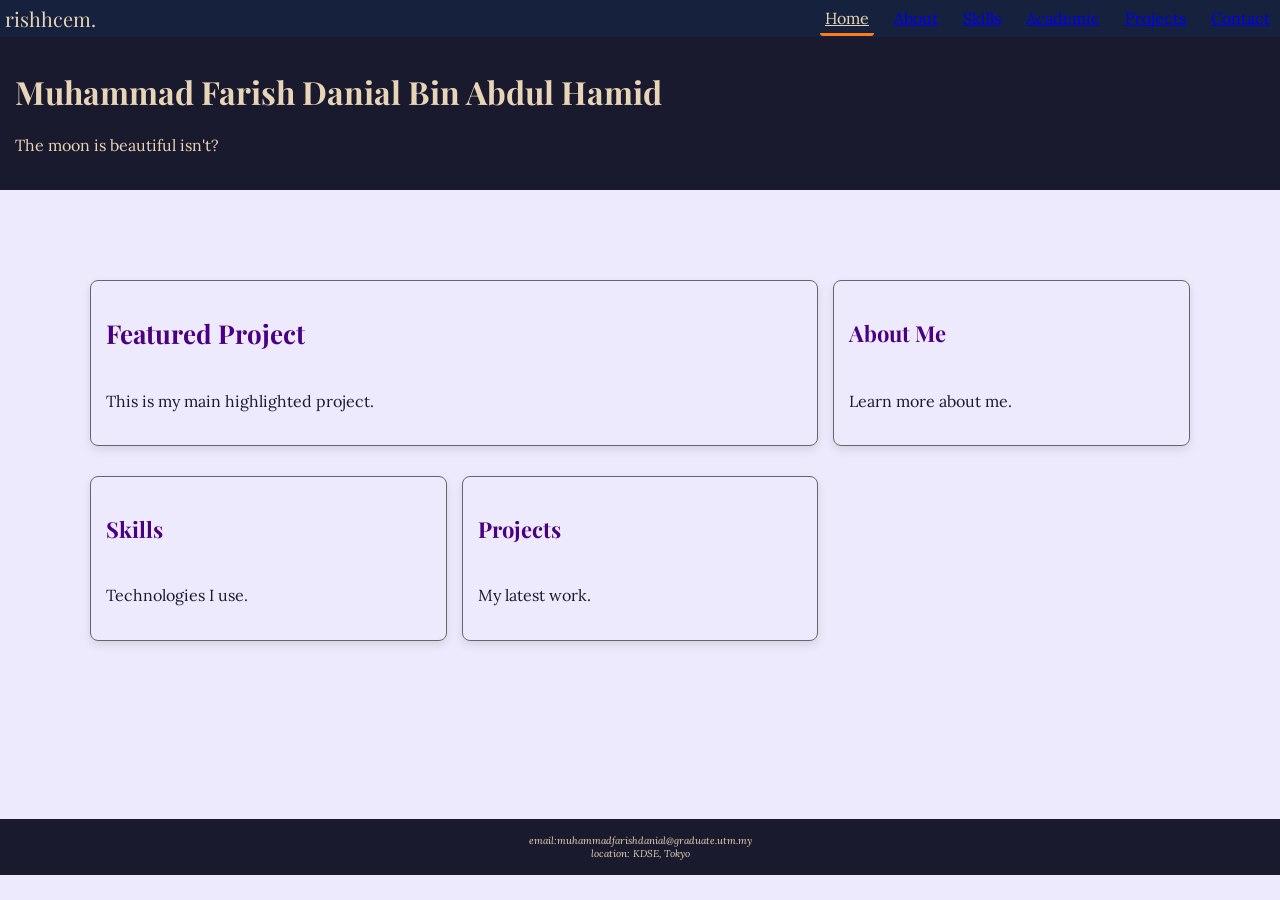
<file: index.html>
<!DOCTYPE html>
<html lang="en">
<head>
	<meta charset="UTF-8">
	<meta name="description" content="width=device-width, initial-scale=1.0">
	<title>Farish Danial Portfolio</title>

	<link rel="stylesheet" href="style.css">
</head>
<body>
	<nav>
   		<div class="nav-logo">rishhcem.</div>
   			<ul>
     			<li><a href="index.html" class="active">Home</a></li>
      			<li><a href="about.html">About</a></li>
      			<li><a href="skills.html">Skills</a></li>
      			<li><a href="academic.html">Academic</a></li>
      			<li><a href="project.html">Projects</a></li>
      			<li><a href="contact.html">Contact</a></li>
    		</ul>
  	</nav>

	<header>
		<div class="header-text">
      		<h1>Muhammad Farish Danial Bin Abdul Hamid</h1>
      		<p>The moon is beautiful isn't?</p>
    	</div>
	</header>

	<main>
  		<section class="second">

  			<section class="page-cards">
  				
  				<div class="card featured-card">
    				<h2>Featured Project</h2>
    				<p>This is my main highlighted project.</p>
  				</div>

  				<div class="card">
    				<h3>About Me</h3>
    				<p>Learn more about me.</p>
 				 </div>

  				<div class="card">
    				<h3>Skills</h3>
    				<p>Technologies I use.</p>
  				</div>

  				<div class="card">
    				<h3>Projects</h3>
   					 <p>My latest work.</p>
 				</div>

			</section>
  		</section>
	</main>
	<br>

	<footer>
		<address>
			email:muhammadfarishdanial@graduate.utm.my<br>
			location: KDSE, Tokyo
		</address>
	</footer>

	
</body>
</html>
</file>
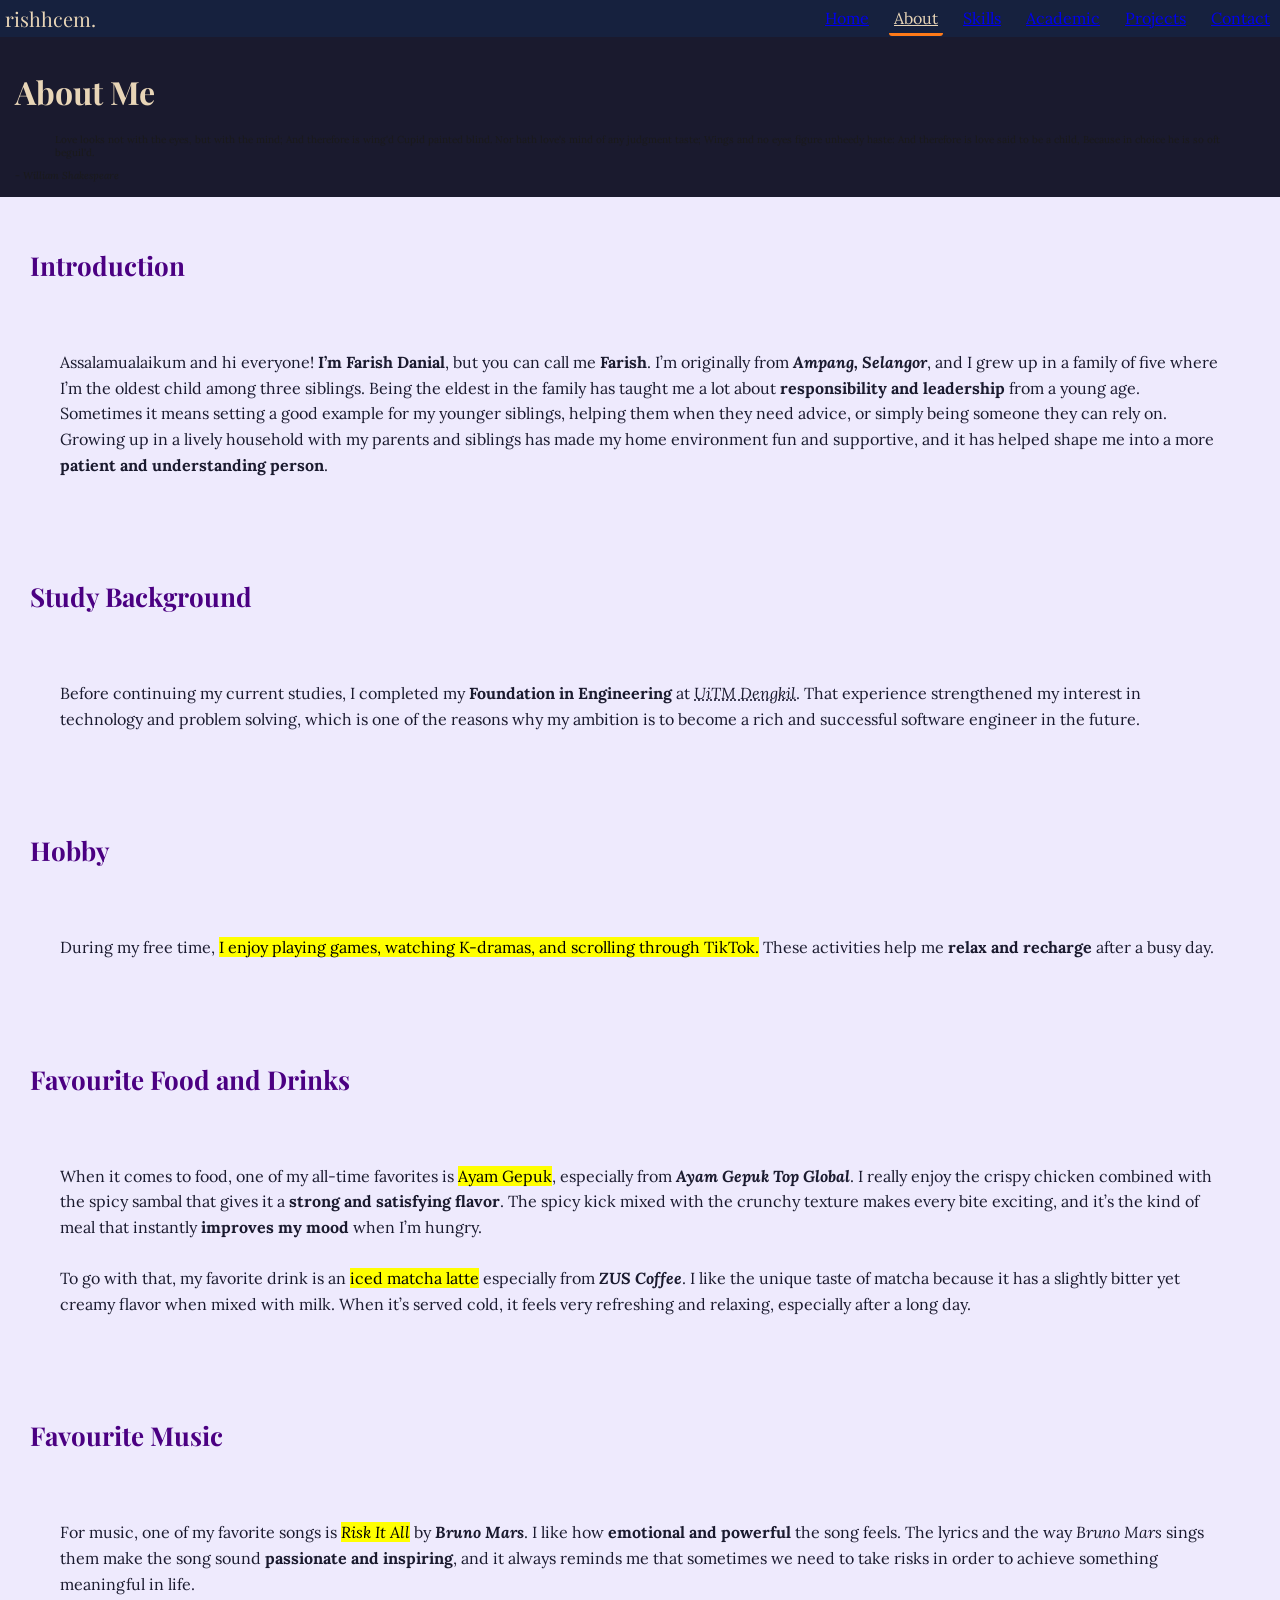
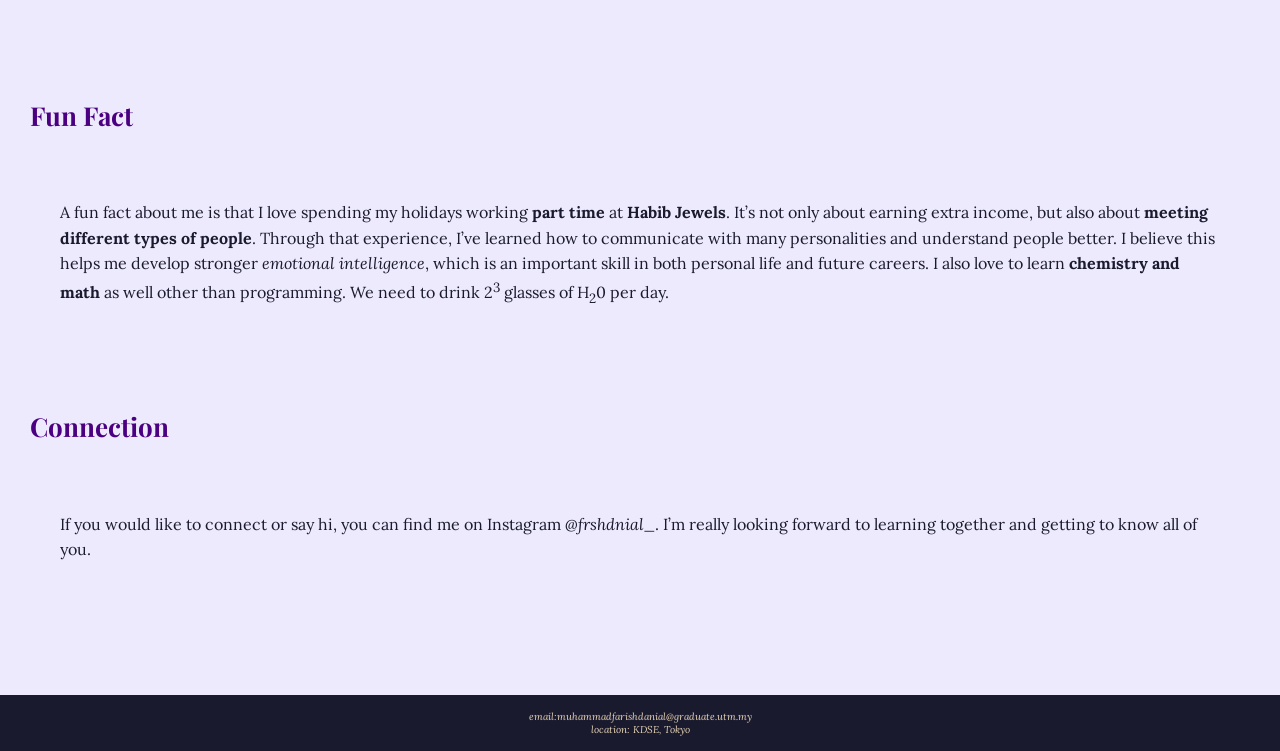
<file: about.html>
<!DOCTYPE html>
<html lang="en">
<head>
	<meta charset="UTF-8">
	<meta name="description" content="width=device-width, initial-scale=1.0">
	<title>About me</title>

	<link rel="stylesheet" href="style.css">
</head>
<body>
	<nav>
   		<div class="nav-logo">rishhcem.</div>
   			<ul>
     			<li><a href="index.html">Home</a></li>
      			<li><a href="about.html" class="active">About</a></li>
      			<li><a href="skills.html">Skills</a></li>
      			<li><a href="academic.html">Academic</a></li>
      			<li><a href="project.html">Projects</a></li>
      			<li><a href="contact.html">Contact</a></li>
    		</ul>
  	</nav>

	<header>
		<div class="header-text">
			<h1>About Me</h1>
		<blockquote cite="https://www.goodreads.com/author/quotes/947.William_Shakespeare">
			Love looks not with the eyes, but with the mind; And therefore is wing'd Cupid painted blind. Nor hath love's mind of any judgment taste; Wings and no eyes figure unheedy haste: And therefore is love said to be a child, Because in choice he is so oft beguil'd.
		</blockquote>
		<cite>- William Shakespeare</cite>
		</div>
	</header>


	<main>

		<h2>Introduction</h2>
		<section class="second">
			<p>
				Assalamualaikum and hi everyone! <strong>I’m Farish Danial</strong>, but you can call me <b>Farish</b>. I’m originally from <em><b>Ampang, Selangor</b></em>, and I grew up in a family of five where I’m the oldest child among three siblings. Being the eldest in the family has taught me a lot about <strong>responsibility and leadership</strong> from a young age. Sometimes it means setting a good example for my younger siblings, helping them when they need advice, or simply being someone they can rely on. Growing up in a lively household with my parents and siblings has made my home environment fun and supportive, and it has helped shape me into a more <strong>patient and understanding person</strong>.<br><br>
		</p>
		</section>

		<h2>Study Background</h2>
		<section class="second">
			<p>
				Before continuing my current studies, I completed my <b>Foundation in Engineering</b> at <abbr title="Universiti Teknologi MARA Dengkil"><i>UiTM Dengkil</i></abbr>. That experience strengthened my interest in technology and problem solving, which is one of the reasons why my ambition is to become a rich and successful software engineer in the future.<br><br>
			</p>
		</section>

		<h2>Hobby</h2>
		<section class="second">
			<p>
				During my free time, <mark>I enjoy playing games, watching K-dramas, and scrolling through TikTok.</mark> These activities help me <b>relax and recharge</b> after a busy day.<br><br>
			</p>
		</section>
		
		<h2>Favourite Food and Drinks</h2>
		<section class="second">
			<p>
				When it comes to food, one of my all-time 	favorites is <mark>Ayam Gepuk</mark>, especially from <em><b>Ayam Gepuk Top Global</b></em>. I really enjoy the crispy chicken combined with the spicy sambal that gives it a <strong>strong and satisfying flavor</strong>. The spicy kick mixed with the crunchy texture makes every bite exciting, and it’s the kind of meal that instantly <b>improves my mood</b> when I’m hungry.<br><br>

				To go with that, my favorite drink is an <mark>iced matcha latte</mark> especially from <i><b>ZUS Coffee</b></i>. I like the unique taste of matcha because it has a slightly bitter yet creamy flavor when mixed with milk. When it’s served cold, it feels very refreshing and relaxing, especially after a long day.<br><br>
		</p>
		</section>

		<h2>Favourite Music</h2>
		<section class="second">
			<p>
				For music, one of my favorite songs is <mark><em>Risk It All</em></mark> by <i><b>Bruno Mars</b></i>. I like how <strong>emotional and powerful</strong> the song feels. The lyrics and the way <em>Bruno Mars</em> sings them make the song sound <b>passionate and inspiring</b>, and it always reminds me that sometimes we need to take risks in order to achieve something meaningful in life.<br><br>
			</p>
		</section>

		<h2>Fun Fact</h2>
		<section class="second">
			<p>
				A fun fact about me is that I love spending my holidays working <b>part time</b> at <strong>Habib Jewels</strong>. It’s not only about earning extra income, but also about <b>meeting different types of people</b>. Through that experience, I’ve learned how to communicate with many personalities and understand people better. I believe this helps me develop stronger <i>emotional intelligence</i>, which is an important skill in both personal life and future careers. I also love to learn <strong>chemistry and math</strong> as well other than programming. We need to drink 2<sup>3</sup> glasses of H<sub>2</sub>0 per day. <br><br>
		</p>
		</section>

		<h2>Connection</h2>
		<section class="second">
			<p>
				If you would like to connect or say hi, you can find me on Instagram <i>@frshdnial_</i>. I’m really looking forward to learning together and getting to know all of you.<br><br>
			</p>
		</section>
		
	</main>

	<footer>
		<address>
			email:muhammadfarishdanial@graduate.utm.my<br>
			location: KDSE, Tokyo
		</address>
	</footer>
	
</body>
</html>
</file>
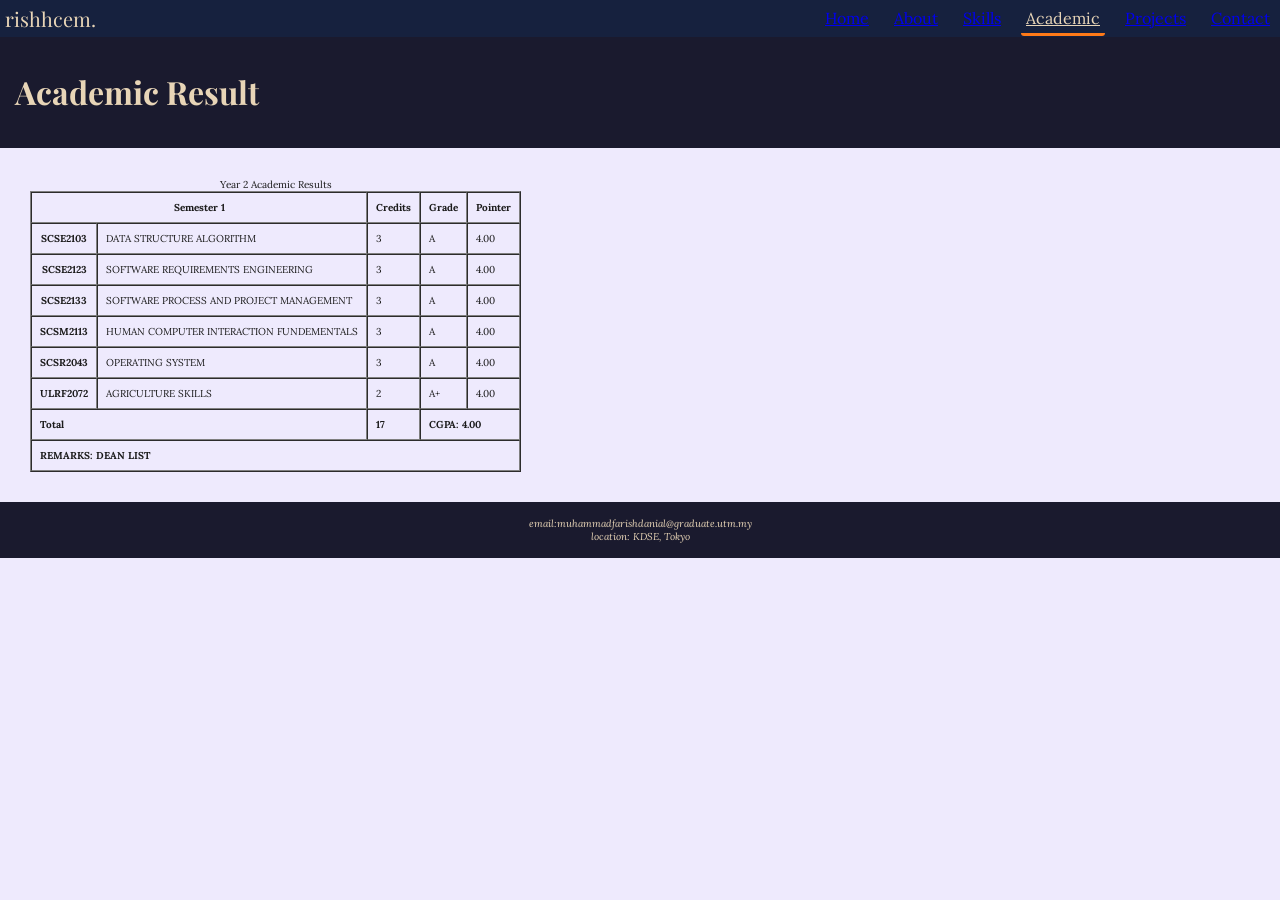
<file: academic.html>
<!DOCTYPE html>
<html lang="en">
<head>
	<meta charset="UTF-8">
	<meta name="viewport" content="width=device-width, initial-scale=1.0">
	<title>Academic</title>

	<link rel="stylesheet" href="style.css">
</head>
<body>
	<nav>
   		<div class="nav-logo">rishhcem.</div>
   			<ul>
     			<li><a href="index.html">Home</a></li>
      			<li><a href="about.html">About</a></li>
      			<li><a href="skills.html">Skills</a></li>
      			<li><a href="academic.html" class="active">Academic</a></li>
      			<li><a href="project.html">Projects</a></li>
      			<li><a href="contact.html">Contact</a></li>
    		</ul>
  	</nav>
	
  	<header>
  		<h1>Academic Result</h1>
  	</header>

	<main>
		<table border="1" cellpadding="8" cellspacing="0">
		<caption>Year 2 Academic Results</caption>
		<thead>
			<tr>
				<th scope="col" colspan="2">Semester 1</th>
				<th scope="col">Credits</th>
				<th scope="col">Grade</th>
				<th scope="col">Pointer</th>
			</tr>
		</thead>

		<tbody>
			<tr>
				<th scope="row">SCSE2103</th>
				<td>DATA STRUCTURE ALGORITHM</td>
				<td>3</td>
				<td>A</td>
				<td>4.00</td>
			</tr>

			<tr>
				<th scope="row"> SCSE2123</th>
				<td>SOFTWARE REQUIREMENTS ENGINEERING</td>
				<td>3</td>
				<td>A</td>
				<td>4.00</td>
			</tr>

			<tr>
				<th scope="row">SCSE2133</th>
				<td>SOFTWARE PROCESS AND PROJECT MANAGEMENT</td>
				<td>3</td>
				<td>A</td>
				<td>4.00</td>
			</tr>

			<tr>
				<th scope="row">SCSM2113</th>
				<td>HUMAN COMPUTER INTERACTION FUNDEMENTALS</td>
				<td>3</td>
				<td>A</td>
				<td>4.00</td>
			</tr>

			<tr>
				<th scope="row">SCSR2043</th>
				<td>OPERATING SYSTEM</td>
				<td>3</td>
				<td>A</td>
				<td>4.00</td>
			</tr>

			<tr>
				<th scope="row">ULRF2072</th>
				<td>AGRICULTURE SKILLS</td>
				<td>2</td>
				<td>A+</td>
				<td>4.00</td>
			</tr>
		</tbody>

		<tfoot>
			<tr><td colspan="2"><strong>Total</strong></td>
				<td><strong>17</strong></td>
				<td colspan="2"><strong>CGPA: 4.00</strong></td>
			</tr>

			<tr>
				<td colspan="5"><strong>REMARKS: DEAN LIST</strong></td>
			</tr>
		</tfoot>
	</table>
	</main>
	<footer>
		<address>
			email:muhammadfarishdanial@graduate.utm.my<br>
			location: KDSE, Tokyo
		</address>
	</footer>
</body>
</html>
</file>
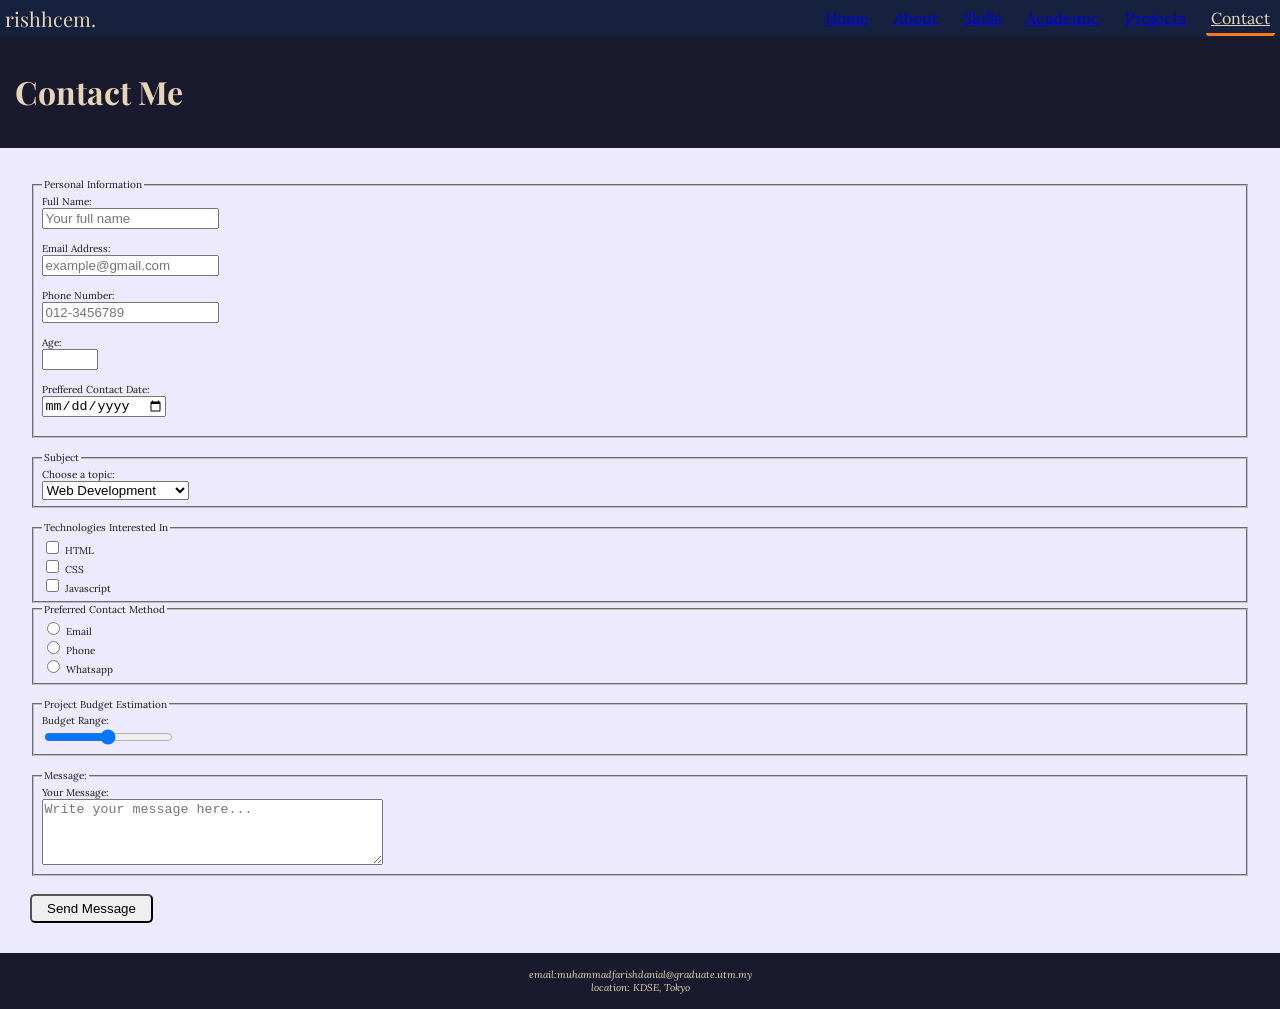
<file: contact.html>
<!DOCTYPE html>
<html lang="en">
<head>
	<meta charset="UTF-8">
	<meta name="viewport" content="width=device-width, initial-scale=1.0">
	<title>Contact Me</title>

	 <link rel="stylesheet" href="style.css">
</head>
<body>
	<nav>
   		<div class="nav-logo">rishhcem.</div>
   			<ul>
     			<li><a href="index.html">Home</a></li>
      			<li><a href="about.html">About</a></li>
      			<li><a href="skills.html">Skills</a></li>
      			<li><a href="academic.html">Academic</a></li>
      			<li><a href="project.html">Projects</a></li>
      			<li><a href="contact.html" class="active">Contact</a></li>
    		</ul>
  	</nav>

	<header>
		<h1>Contact Me</h1>
	</header>
	
	<main>
		<form action="#" method="post">

		<fieldset>

			<legend>Personal Information</legend>

			<label for="fullname">Full Name:</label><br>
			<input type="text" id="fullname" name="fullname" placeholder="Your full name" maxlength="60" required><br><br>

			<label for="email">Email Address:</label><br>
			<input type="email" id="email" name="email" placeholder="example@gmail.com" required><br><br>

			<label for="phone">Phone Number:</label><br>
			<input type="tel" id="phone" name="phone" placeholder="012-3456789" required><br><br>

			<label for="age">Age:</label><br>
			<input type="number" id="age" name="age" min="18" max="100" required><br><br>

			<label for="date">Preffered Contact Date:</label><br>
			<input type="date" id="date" name="date" required><br><br>

		</fieldset>

		<br>

		<fieldset>
			<legend>Subject</legend>

			<label for="subject">Choose a topic:</label><br>
			<select id="subject" name="subject">

				<optgroup label="Project Inquiry">
					<option>Web Development</option>
					<option>App Development</option>
				</optgroup>
			
				<optgroup label="General">
					<option>General Question</option>
					<option>Feedback</option>
				</optgroup>
			</select>
		</fieldset>

		<br>

		<fieldset>
  			<legend>Technologies Interested In</legend>

  			<div class="option">
    			<input type="checkbox" id="html" name="tech" value="html">
    		<label for="html">HTML</label>
  			</div>

  			<div class="option">
    			<input type="checkbox" id="css" name="tech" value="css">
    			<label for="css">CSS</label>
  			</div>

  			<div class="option">
    			<input type="checkbox" id="javascript" name="tech" value="javascript">
    			<label for="javascript">Javascript</label>
  			</div>
		</fieldset>

		<fieldset>
 			 <legend>Preferred Contact Method</legend>

  			<div class="option">
    			<input type="radio" id="emailContact" name="contactMethod" value="email" required>
    			<label for="emailContact">Email</label>
 			</div>

  			<div class="option">
    			<input type="radio" id="phoneContact" name="contactMethod" value="phone">
    			<label for="phoneContact">Phone</label>
  			</div>

  			<div class="option">
    			<input type="radio" id="whatsappContact" name="contactMethod" value="whatsapp">
    			<label for="whatsappContact">Whatsapp</label>
  			</div>
		</fieldset>
		
		<br>

		<fieldset>
			<legend>Project Budget Estimation</legend>

			<label for="budget">Budget Range:</label><br>
			<input type="range" id="budget" name="budget" min="100" max="10000">
		</fieldset>

		<br>

		<fieldset>
			<legend>Message:</legend>

			<label for="message">Your Message:</label><br>
			<textarea id="message" name="message" rows="4" cols="40" placeholder="Write your message here..." maxlength="300" required></textarea>
		</fieldset>

		<br>

		<button type="submit">
			Send Message
		</button>

	</form>
	</main>

	<footer>
		<address>
			email:muhammadfarishdanial@graduate.utm.my<br>
			location: KDSE, Tokyo
		</address>
	</footer>
</body>
</html>
</file>
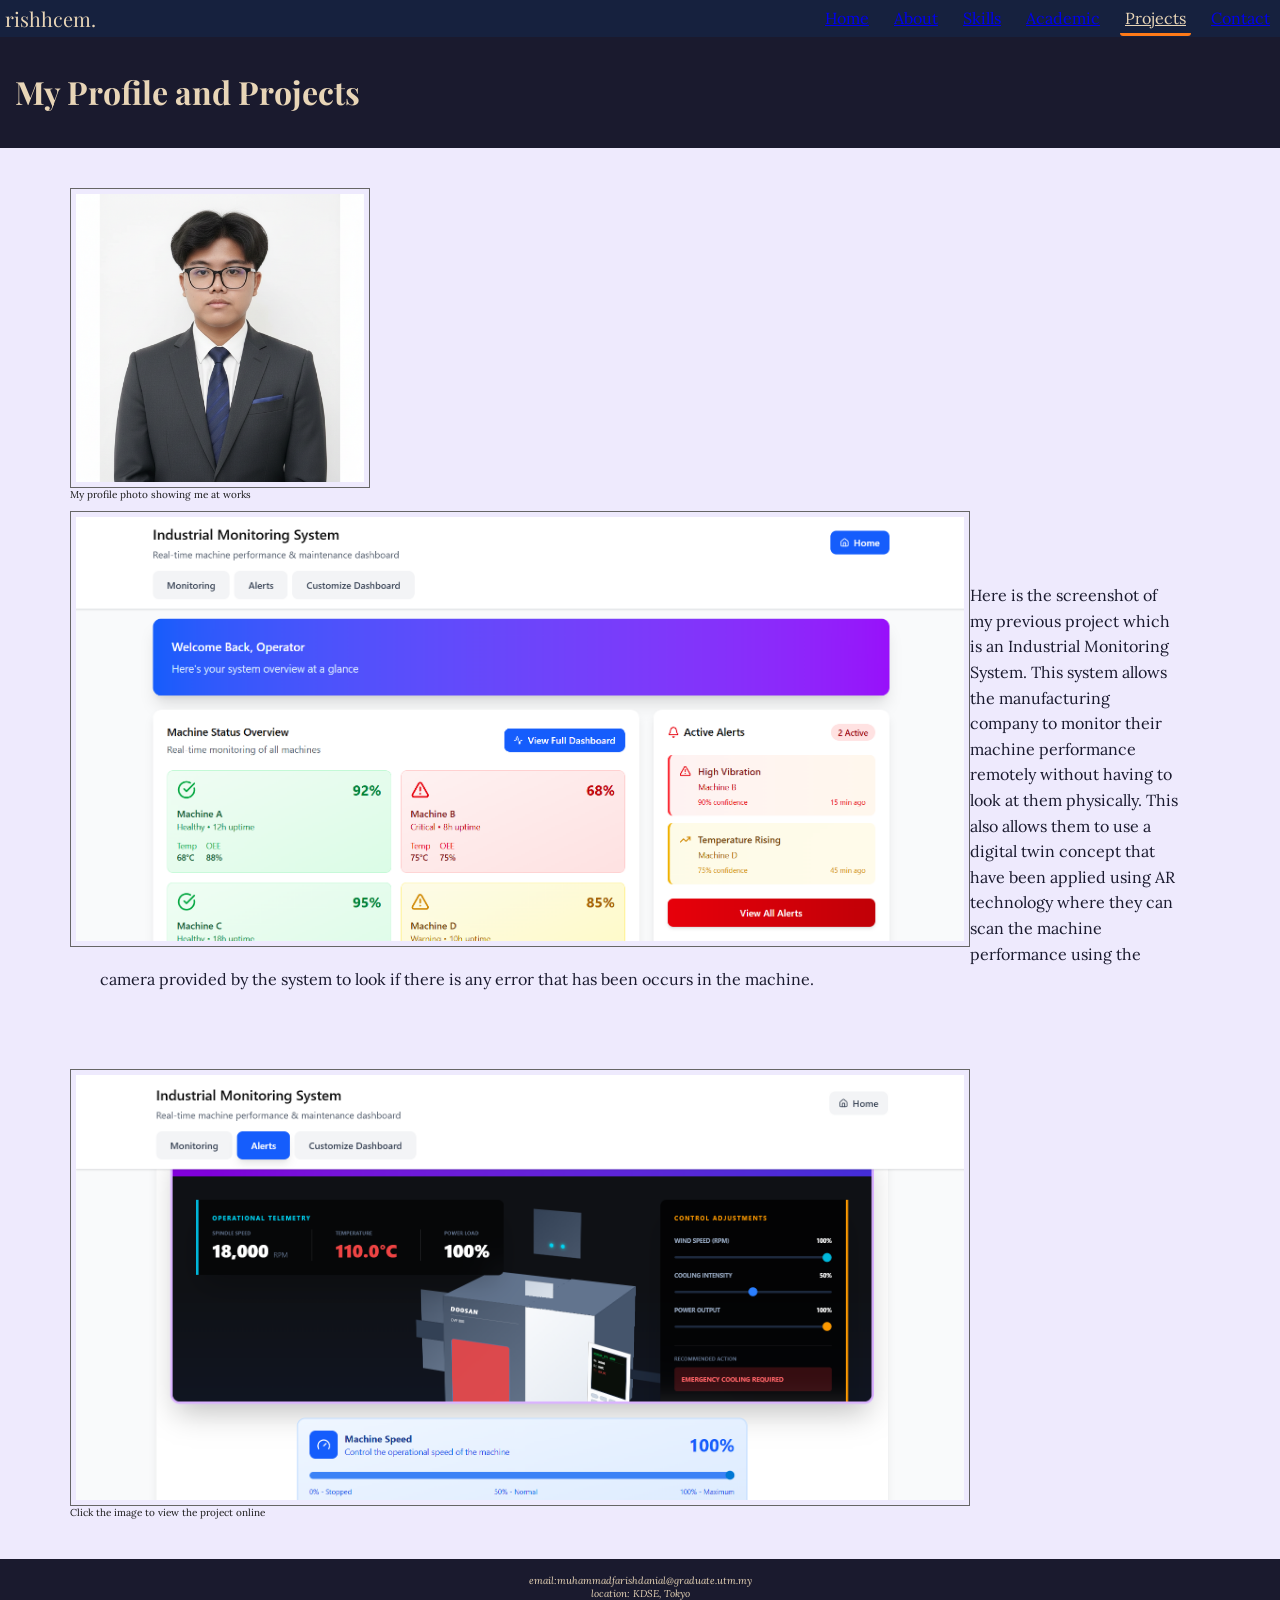
<file: project.html>
<!DOCTYPE html>
<html lang="en">
<head>
	<meta charset="UTF-8">
	<meta name="viewport" content="width=device-width, initial-scale=1.0">
	<title>Project</title>

	<link rel="stylesheet" href="style.css">
</head>
<body>
	<nav>
   		<div class="nav-logo">rishhcem.</div>
   			<ul>
     			<li><a href="index.html">Home</a></li>
      			<li><a href="about.html">About</a></li>
      			<li><a href="skills.html">Skills</a></li>
      			<li><a href="academic.html">Academic</a></li>
      			<li><a href="project.html"  class="active">Projects</a></li>
      			<li><a href="contact.html">Contact</a></li>
    		</ul>
  	</nav>

	<header>
		<h1>My Profile and Projects</h1>
	</header>

	<main>
		<figure>
			<img src="farishsuit.png" alt="Potrait of Farish in casual attire" width="300" height="300" title="This is me, Farish" 	align="center">
			<figcaption>My profile photo showing me at works</figcaption>
		</figure>

		<figure>
			<img src="project1.png" alt="Screenshot of the website project that i created" width="900" height="500" align="left"><br><br>
				<section class="second">
					<p>
						Here is the screenshot of my previous project which is an Industrial Monitoring System. This system allows the manufacturing company to monitor their machine performance remotely without having to look at them physically. This also allows them to use a digital twin concept that have been applied using AR technology where they can scan the machine performance using the camera provided by the system to look if there is any error that has been occurs in the machine. 
					</p>
				</section>
		</figure>

		<figure>
			<a href="https://anchor-chain-16645453.figma.site">
				<img src="project2.png" alt="Screenshot of the 3D machine performance" width="900" height="500" align="center">
			</a>
			<figcaption>Click the image to view the project online</figcaption>
		</figure>
	</main>

	<footer>
		<address>
			email:muhammadfarishdanial@graduate.utm.my<br>
			location: KDSE, Tokyo
		</address>
	</footer>
</body>
</html>
</file>
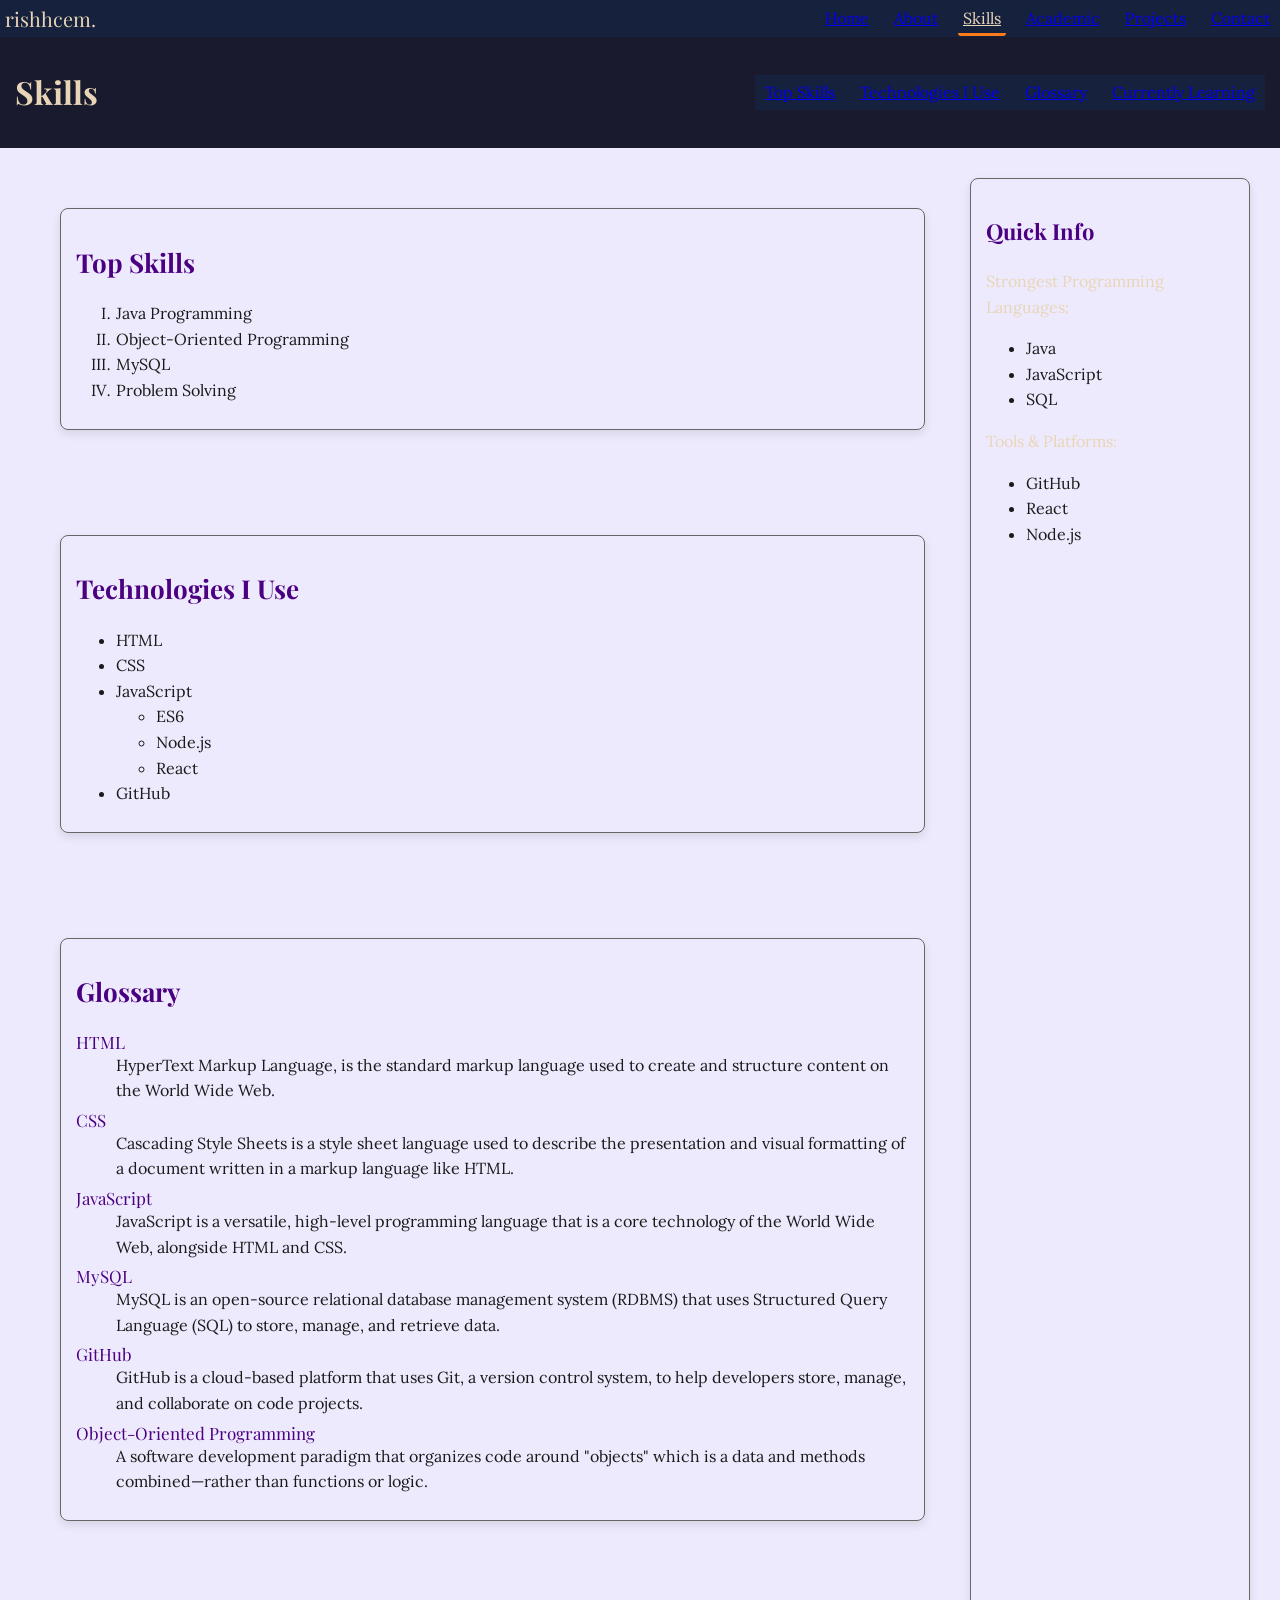
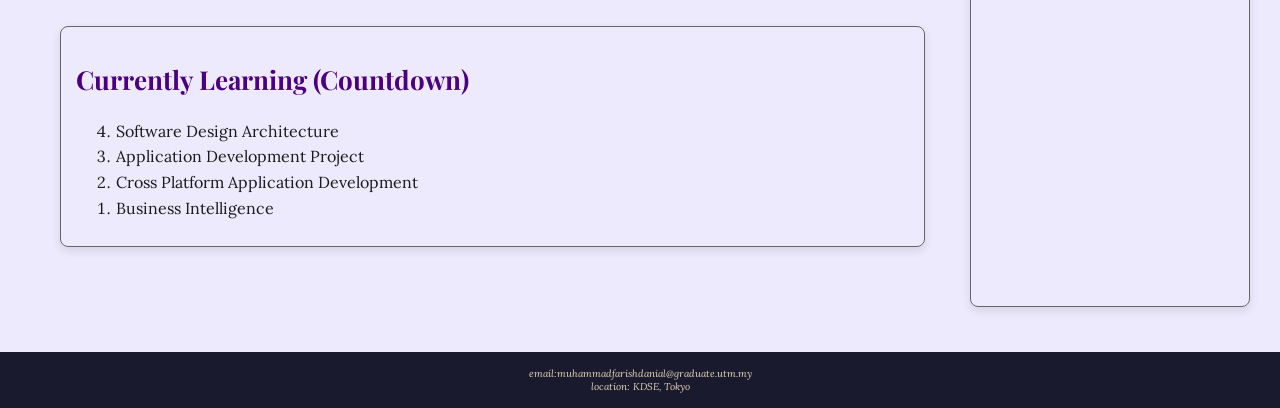
<file: skills.html>
<!DOCTYPE html>
<html lang="en">
<head>
	<meta charset="UTF-8">
	<meta name="viewport" content="width=device-width, initial-scale=1.0">
	<title>Skills</title>

    <link rel="stylesheet" href="style.css">
</head>
<body>
    <nav>
        <div class="nav-logo">rishhcem.</div>
            <ul>
                <li><a href="index.html">Home</a></li>
                <li><a href="about.html">About</a></li>
                <li><a href="skills.html" class="active">Skills</a></li>
                <li><a href="academic.html">Academic</a></li>
                <li><a href="project.html">Projects</a></li>
                <li><a href="contact.html">Contact</a></li>
            </ul>
    </nav>

	<header>
        <h1>Skills</h1>
        <nav>
            <ul>
                <li><a href="#top-skills">Top Skills</a></li>
                <li><a href="#technologies">Technologies I Use</a></li>
                <li><a href="#glossary">Glossary</a></li>
                <li><a href="#learning">Currently Learning</a></li>
            </ul>
        </nav>   
    </header>

    <main class="skills-layout">
    <div class="skills-main">
        <section id="top-skills">
            <div class="card">
                <h2>Top Skills</h2>
                <ol type="I" start="1">
                    <li>Java Programming</li>
                    <li>Object-Oriented Programming</li>
                    <li>MySQL</li>
                    <li>Problem Solving</li>
                </ol>
            </div>
        </section>

        <section id="technologies">
            <div class="card">
                <h2>Technologies I Use</h2>
                <ul>
                    <li>HTML</li>
                    <li>CSS</li>
                    <li>JavaScript
                        <ul>
                            <li>ES6</li>
                            <li>Node.js</li>
                            <li>React</li>
                        </ul>
                    </li>
                    <li>GitHub</li>
                </ul>
            </div>
        </section>

        <section id="glossary">
            <div class="card">
                <h2>Glossary</h2>
                <dl>
                    <dt>HTML</dt>
                    <dd>HyperText Markup Language, is the standard markup language used to create and structure content on the World Wide Web.</dd>

                    <dt>CSS</dt>
                    <dd>Cascading Style Sheets is a style sheet language used to describe the presentation and visual formatting of a document written in a markup language like HTML.</dd>

                    <dt>JavaScript</dt>
                    <dd>JavaScript is a versatile, high-level programming language that is a core technology of the World Wide Web, alongside HTML and CSS.</dd>

                    <dt>MySQL</dt>
                    <dd>MySQL is an open-source relational database management system (RDBMS) that uses Structured Query Language (SQL) to store, manage, and retrieve data.</dd>

                    <dt>GitHub</dt>
                    <dd>GitHub is a cloud-based platform that uses Git, a version control system, to help developers store, manage, and collaborate on code projects.</dd>

                    <dt>Object-Oriented Programming</dt>
                    <dd>A software development paradigm that organizes code around "objects" which is a data and methods combined—rather than functions or logic.</dd>
                </dl>
            </div>
        </section>

        <section id="learning">
            <div class="card">
                <h2>Currently Learning (Countdown)</h2>
                <ol reversed>
                    <li>Software Design Architecture</li>
                    <li>Application Development Project</li>
                    <li>Cross Platform Application Development</li>
                    <li>Business Intelligence</li>
                </ol>
            </div>
        </section>
    </div>

    <aside class="skills-sidebar card">
        <h3>Quick Info</h3>
        <p>Strongest Programming Languages:</p>
        <ul>
            <li>Java</li>
            <li>JavaScript</li>
            <li>SQL</li>
        </ul>
         <p>Tools & Platforms:</p>
        <ul>
            <li>GitHub</li>
            <li>React</li>
            <li>Node.js</li>
        </ul>
    </aside>
    </main>

    <footer>
        <address>
            email:muhammadfarishdanial@graduate.utm.my<br>
            location: KDSE, Tokyo
        </address>
    </footer>
</body>
</html>
</file>
<file: style.css>
/* ============================================
 BREAKPOINTS
 mobile-first base: 320px and up (default)
 tablet: @media (min-width: 600px)
 desktop: @media (min-width: 1024px)
 ============================================ */

@import url('https://fonts.googleapis.com/css2?family=Playfair+Display:wght@400;600&family=Lora:wght@400;500&display=swap');

/* RESET */
*,
*::before,
*::after {
  box-sizing: border-box;
}

html {
  font-size: 62.5%;
}

body {
  margin: 0;
  padding: 0;
}

/* VARIABLES */
:root {
  --color-primary: #1a1a2e;
  --color-secondary: #16213e;

  --color-accent: #e8d5b7;
  --color-accent-2: #ff7a18;

  --color-grey-1: #1a1a1a;
  --color-grey-2: #666666;
  --color-grey-3: #eeeafd;
  --color-grey-4: #4b0082;

  --font-body: 'Lora', Georgia, serif;
  --font-heading: 'Playfair Display', serif;

  --space-sm: 0.5rem;
  --space-md: 1.5rem;
  --space-lg: 3rem;
}

/* BODY */
body {
  font-family: var(--font-body);
  color: var(--color-grey-1);
  background-color: var(--color-grey-3);
}

/* HEADER (mobile first) */
header {
  background-color: var(--color-primary);
  padding: var(--space-md);

  display: flex;
  flex-direction: column;
  gap: var(--space-lg);
}

/* MAIN */
main {
  padding: var(--space-lg);
}

/* TYPOGRAPHY */
h1 {
  font-family: var(--font-heading);
  color: var(--color-accent);
  font-size: 3.2rem;
  line-height: 1.2;
}

h2 {
  font-family: var(--font-heading);
  color: var(--color-grey-4);
  font-size: 2.6rem;
  line-height: 1.3;
}

.connection h2 {
  color: var(--color-accent);
}

h3 {
  font-family: var(--font-heading);
  color: var(--color-grey-4);
  font-size: 2.2rem;
  line-height: 1.4;
}

h4 {
  font-size: 1.8rem;
  font-family: var(--font-heading);
}

p {
  font-size: 1.6rem;
  line-height: 1.6;
  color: var(--color-accent);
}

.second p {
  color: var(--color-primary);
}

small {
  font-size: 1.2rem;
  color: var(--color-grey-2);
}

li {
  font-size: 1.6rem;
  line-height: 1.6;
}

dt {
  font-size: 1.7rem;
  font-family: var(--font-heading);
  color: var(--color-grey-4);
}

dd {
  font-size: 1.6rem;
  line-height: 1.6;
  color: var(--color-grey-1);
  margin-bottom: var(--space-sm);
}

/* FOOTER */
footer {
  background-color: var(--color-primary);
  color: var(--color-accent);
  padding: var(--space-md);
  text-align: center;
}

/* CARD */
.card {
  padding: var(--space-md);
  margin-bottom: var(--space-md);
  border: 1px solid var(--color-grey-2);
  border-radius: 0.8rem;
  box-shadow: 0 0.4rem 1rem rgba(0, 0, 0, 0.1);

  transition: transform 0.2s;
}

.card:hover {
  transform: translateY(-4px);
}

/* BUTTON */
button {
  padding: var(--space-sm) var(--space-md);
  margin-top: var(--space-sm);
  border-radius: 0.5rem;
}

/* NAVIGATION */
nav {
  background-color: var(--color-secondary);
  padding: var(--space-sm);

  display: flex;
  justify-content: space-between;
  align-items: center;

  position: sticky;
  top: 0;
  z-index: 1000;
}

.nav-logo {
  font-size: 2rem;
  font-family: var(--font-heading);
  color: var(--color-accent);
}

/* MOBILE NAV */
nav ul {
  display: flex;
  flex-direction: column;
  gap: var(--space-md);
  padding: 0;
  margin: 0;
}

nav li {
  list-style: none;
}

nav a {
  font-size: 1.6rem;
  border-radius: 0.3rem;
  padding: var(--space-sm);
  transition: color 0.2s, background-color 0.2s;
}

nav a:hover {
  background-color: var(--color-accent);
  color: var(--color-primary);
}

nav a.active {
  border-bottom: 3px solid var(--color-accent-2);
  color: var(--color-accent);
}

/* SECTION */
section {
  padding: var(--space-lg);
  margin-bottom: var(--space-lg);
}

/* IMAGE */
img {
  padding: var(--space-sm);
  border: 1px solid var(--color-grey-2);
  max-width: 100%;
  height: auto;
}

/* HEADER IMAGE */
.header-image img {
  max-width: 250px;
  border-radius: 50%;
}

/* CARD GRID (mobile first) */
.page-cards {
  display: grid;
  grid-template-columns: 1fr;
  gap: var(--space-md);
  align-content: start;
}

.page-cards .card {
  display: flex;
  flex-direction: column;
  justify-content: space-between;
}

/* SKILLS PAGE LAYOUT */
.skills-layout {
  display: grid;
  grid-template-columns: 1fr;
  gap: var(--space-md);
}

/* FEATURED CARD */
.featured-card {
  grid-column: span 1;
}

/* ================= TABLET ================= */
@media (min-width: 600px) {

  nav ul {
    flex-direction: row;
    flex-wrap: wrap;
    justify-content: center;
  }

  header {
    flex-direction: row;
    justify-content: space-between;
    align-items: center;
  }

  .page-cards {
    grid-template-columns: repeat(2, 1fr);
  }

  .featured-card {
    grid-column: span 2;
  }

}

/* ================= DESKTOP ================= */
@media (min-width: 1024px) {

  nav ul {
    justify-content: flex-end;
  }

  .page-cards {
    grid-template-columns: repeat(3, 1fr);
  }

  .skills-layout {
    grid-template-columns: 1fr 280px;
  }

}
</file>
